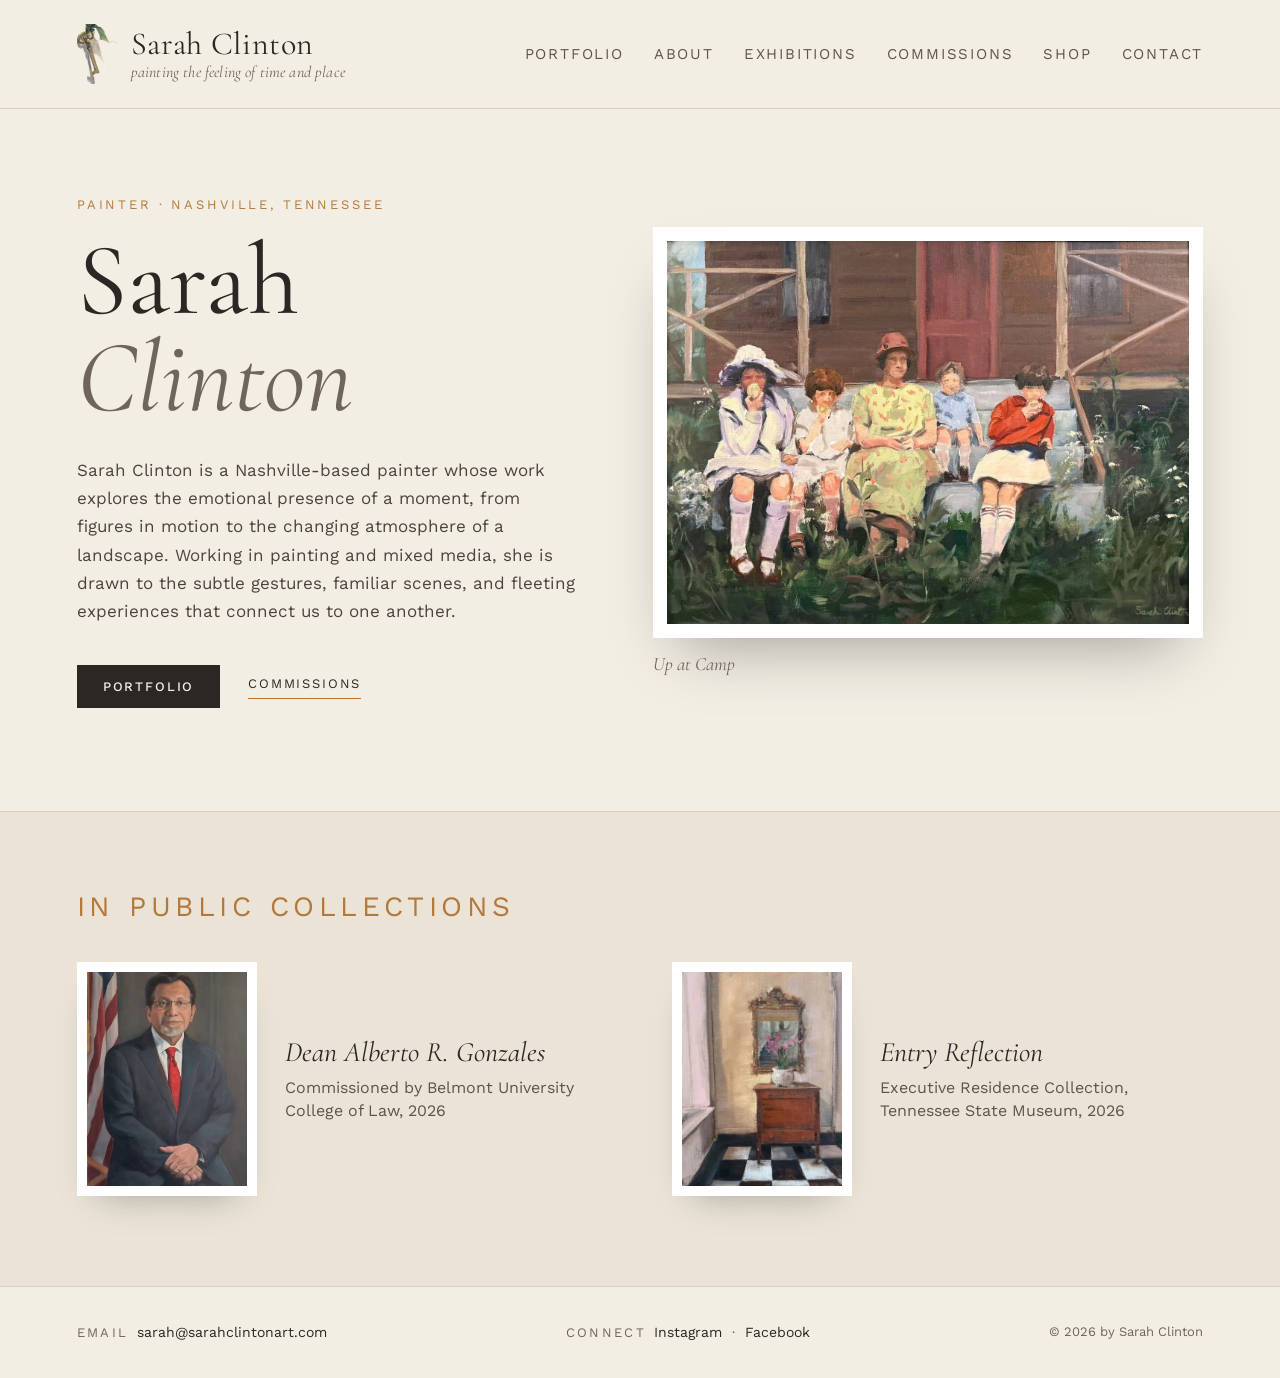
<file: index.html>
<!DOCTYPE html>
<html lang="en">
<head>
<meta charset="utf-8">
<meta name="viewport" content="width=device-width, initial-scale=1">
<title>Sarah Clinton | Nashville artist</title>
<meta name="description" content="Sarah Clinton is a Nashville-based painter whose work explores the emotional presence of a moment, from figures in motion to the changing atmosphere of a landscape. Working in painting and mixed media, she is drawn to the subtle gestures, familiar scenes, and fleeting experiences that connect us to one another.">
<link rel="preconnect" href="https://fonts.googleapis.com">
<link rel="preconnect" href="https://fonts.gstatic.com" crossorigin>
<link href="https://fonts.googleapis.com/css2?family=Cormorant+Garamond:ital,wght@0,400;0,500;1,400&family=Work+Sans:wght@400;500&display=swap" rel="stylesheet">
<link rel="stylesheet" href="css/site.css">
</head>
<body>
<header class="site">
  <a class="wordmark" href="index.html"><img class="key" src="images/key.png" alt="" width="40" height="60"><span class="wm"><span class="nm">Sarah Clinton</span><span class="tg">painting the feeling of time and place</span></span></a>
  <button class="menu-btn" aria-label="Menu" onclick="document.body.classList.toggle('menu-open')">Menu</button>
  <nav>
    <a href="portfolio.html">Portfolio</a>
    <a href="about.html">About</a>
    <a href="exhibitions.html">Exhibitions</a>
    <a href="commissions.html">Commissions</a>
    <a href="shop.html">Shop</a>
    <a href="contact.html">Contact</a>
  </nav>
</header>
<main>

<section class="hero">
  <div class="hero-text">
    <p class="eyebrow">Painter &middot; Nashville, Tennessee</p>
    <h1>Sarah<br><em>Clinton</em></h1>
    <p class="statement">Sarah Clinton is a Nashville-based painter whose work explores the emotional presence of a moment, from figures in motion to the changing atmosphere of a landscape. Working in painting and mixed media, she is drawn to the subtle gestures, familiar scenes, and fleeting experiences that connect us to one another.</p>
    <div class="cta">
      <a class="btn" href="portfolio.html">Portfolio</a>
      <a class="link" href="commissions.html">Commissions</a>
    </div>
  </div>
  <figure class="hero-art"><div class="frame"><img src="images/up-at-camp.jpg" alt="Up at Camp" width="1530" height="1124"></div>
    <figcaption><i>Up at Camp</i></figcaption></figure>
</section>
<section class="collections">
  <p class="eyebrow">In public collections</p>
  <div class="coll-grid">
    <a class="coll" href="portraits.html"><div class="frame"><img src="images/w-c5cbe7946c.jpg" alt="Portrait of Dean Alberto R. Gonzales" width="569" height="960" loading="lazy"></div><div><i>Dean Alberto R. Gonzales</i><small>Commissioned by Belmont University College of Law, 2026</small></div></a>
    <a class="coll" href="still-life.html"><div class="frame"><img src="images/w-43c0cead42.jpg" alt="Entry Reflection" width="718" height="960" loading="lazy"></div><div><i>Entry Reflection</i><small>Executive Residence Collection, Tennessee State Museum, 2026</small></div></a>
  </div>
</section>
</main>
<footer class="site">
  <div><span class="label">Email</span><a href="mailto:sarah@sarahclintonart.com">sarah@sarahclintonart.com</a></div>
  <div><span class="label">Connect</span><a href="https://www.instagram.com/sarahclintonart" target="_blank" rel="noopener">Instagram</a> &nbsp;&middot;&nbsp; <a href="https://www.facebook.com/sarahclintonart" target="_blank" rel="noopener">Facebook</a></div>
  <div class="copy">&copy; 2026 by Sarah Clinton</div>
</footer>

<script src="js/site.js"></script>

</body>
</html>
</file>
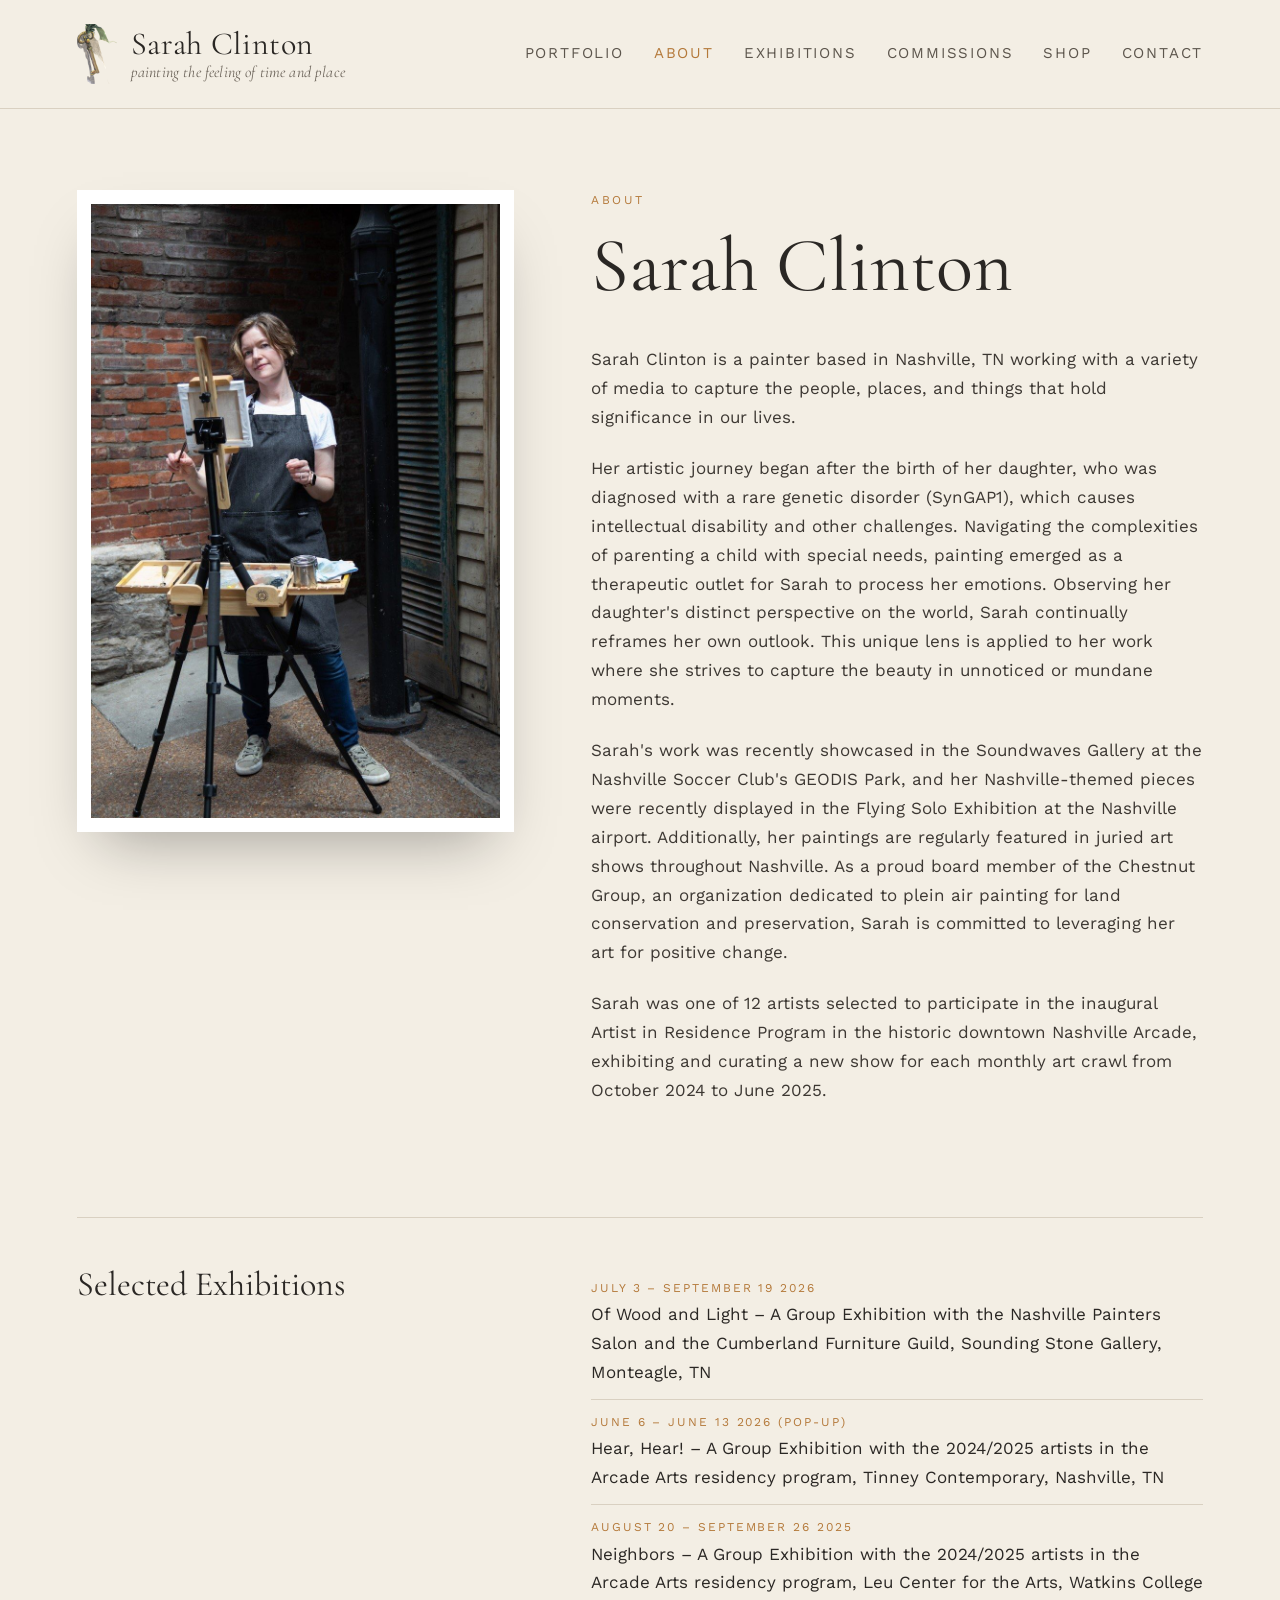
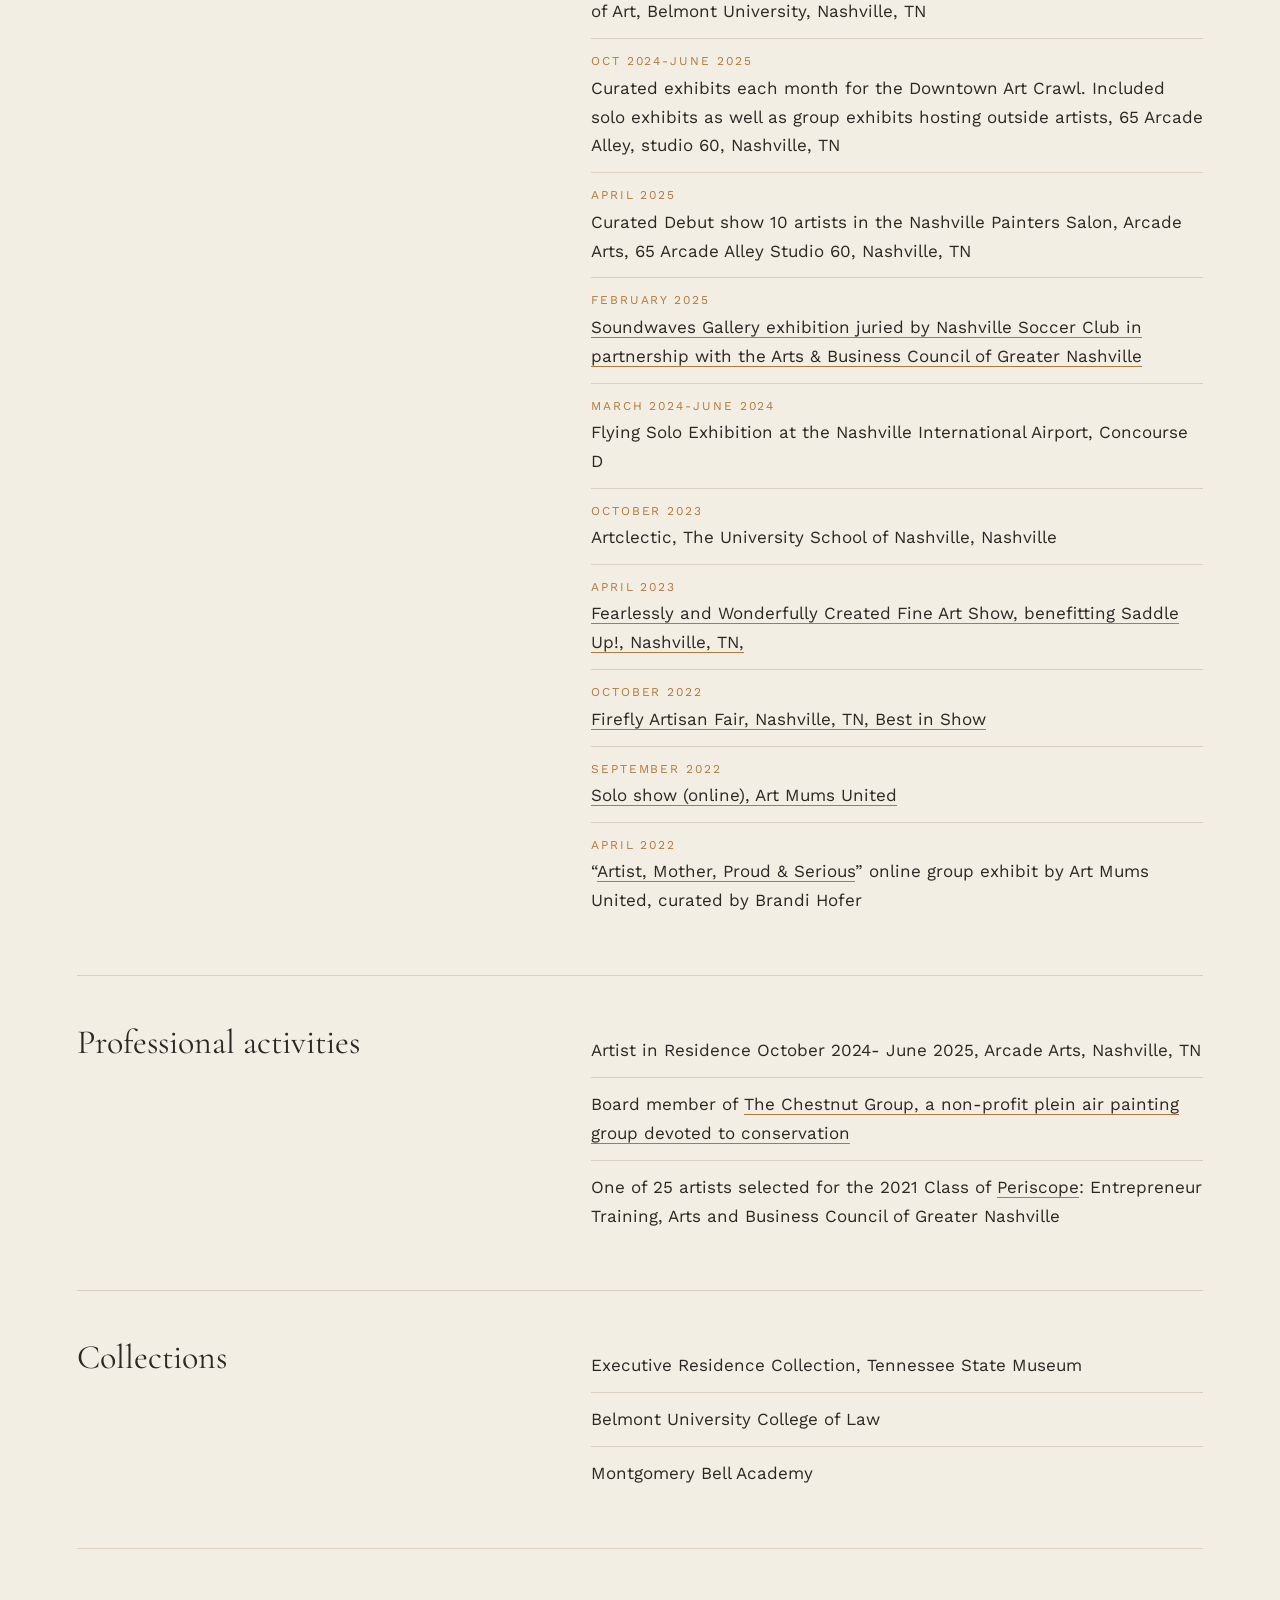
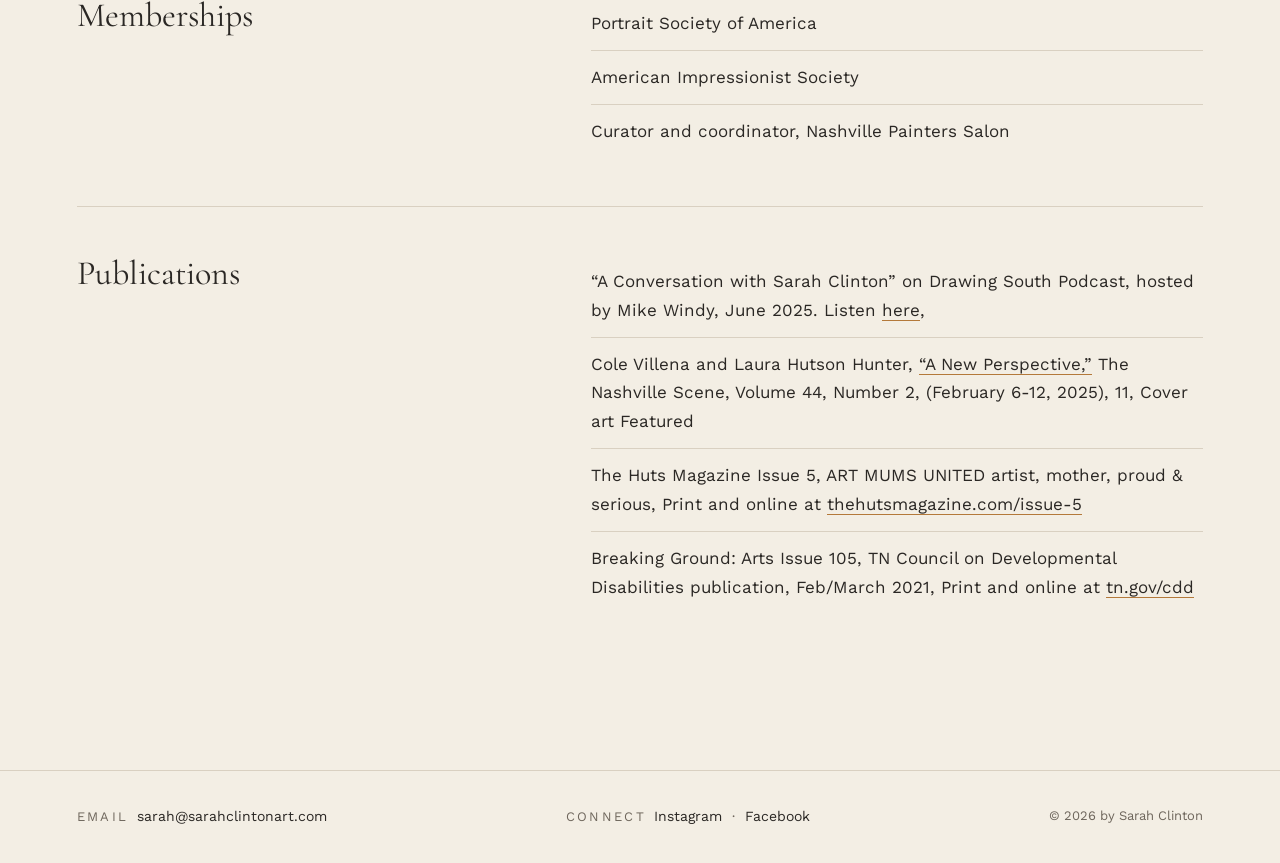
<file: about.html>
<!DOCTYPE html>
<html lang="en">
<head>
<meta charset="utf-8">
<meta name="viewport" content="width=device-width, initial-scale=1">
<title>About | Sarah Clinton</title>
<meta name="description" content="Sarah Clinton is a painter based in Nashville, TN.">
<link rel="preconnect" href="https://fonts.googleapis.com">
<link rel="preconnect" href="https://fonts.gstatic.com" crossorigin>
<link href="https://fonts.googleapis.com/css2?family=Cormorant+Garamond:ital,wght@0,400;0,500;1,400&family=Work+Sans:wght@400;500&display=swap" rel="stylesheet">
<link rel="stylesheet" href="css/site.css">
<style>
  :root {
    --bg: #F3EEE4; --ink: #2A2724; --muted: #6E665C; --accent: #B4793A;
    --rule: #D9D0C1; --frame: #FFFFFF;
    --display: "Cormorant Garamond", Georgia, serif;
    --body: "Work Sans", system-ui, sans-serif;
  }
  *, *::before, *::after { box-sizing: border-box; margin: 0; padding: 0; }
  body { background: var(--bg); color: var(--ink); font-family: var(--body); font-size: 17px; line-height: 1.7; }
  a { color: inherit; text-decoration: none; }


  .eyebrow { font-size: 12px; letter-spacing: .22em; text-transform: uppercase; color: var(--accent); margin-bottom: 18px; }
  h1 { font-family: var(--display); font-weight: 400; font-size: clamp(48px, 6vw, 84px); line-height: 1; margin-bottom: 40px; }

  .bio { display: grid; grid-template-columns: 5fr 7fr; gap: 6vw; padding: 9vh 6vw 10vh; align-items: start; }
  .portrait { position: sticky; top: 40px; }
  .portrait .frame { background: var(--frame); padding: 14px; box-shadow: 0 30px 60px -25px rgba(0,0,0,.35); }
  .portrait img { display: block; width: 100%; height: auto; }
  .bio-text p { max-width: 36em; margin-bottom: 1.3em; color: #3d3833; }
  .bio-text p.eyebrow { color: var(--accent); margin-bottom: 18px; }
  .bio-text p.lead { font-family: var(--display); font-size: 27px; line-height: 1.35; color: var(--ink); }

  .record { padding: 0 6vw 12vh; }
  .record section { display: grid; grid-template-columns: 5fr 7fr; gap: 6vw; border-top: 1px solid var(--rule); padding: 48px 0; }
  .record h2 { font-family: var(--display); font-weight: 400; font-size: 34px; line-height: 1.1; }
  .record ul { list-style: none; }
  .record li { padding: 12px 0; border-bottom: 1px solid var(--rule); }
  .record li:last-child { border-bottom: none; }
  .when { display: block; font-size: 12px; letter-spacing: .16em; text-transform: uppercase; color: var(--accent); margin-bottom: 2px; }
  .record a { border-bottom: 1px solid var(--accent); }
  .record a:hover { color: var(--accent); }


  @media (max-width: 800px) {
    .bio, .record section { grid-template-columns: 1fr; }
    .portrait { position: static; max-width: 420px; }
  }
</style>
</head>
<body>
<header class="site">
  <a class="wordmark" href="index.html"><img class="key" src="images/key.png" alt="" width="40" height="60"><span class="wm"><span class="nm">Sarah Clinton</span><span class="tg">painting the feeling of time and place</span></span></a>
  <button class="menu-btn" aria-label="Menu" onclick="document.body.classList.toggle('menu-open')">Menu</button>
  <nav>
    <a href="portfolio.html">Portfolio</a>
    <a class="here" href="about.html">About</a>
    <a href="exhibitions.html">Exhibitions</a>
    <a href="commissions.html">Commissions</a>
    <a href="shop.html">Shop</a>
    <a href="contact.html">Contact</a>
  </nav>
</header>

<main>
  <section class="bio">
    <figure class="portrait">
      <div class="frame"><img src="images/sarah-clinton-painting.jpg" alt="Sarah Clinton painting at her easel" width="854" height="1280"></div>
    </figure>
    <div class="bio-text">
      <p class="eyebrow">About</p>
      <h1>Sarah Clinton</h1>
      <p>Sarah Clinton is a painter based in Nashville, TN working with a variety of media to capture the people, places, and things that hold significance in our lives.</p>
      <p>Her artistic journey began after the birth of her daughter, who was diagnosed with a rare genetic disorder (SynGAP1), which causes intellectual disability and other challenges. Navigating the complexities of parenting a child with special needs, painting emerged as a therapeutic outlet for Sarah to process her emotions. Observing her daughter's distinct perspective on the world, Sarah continually reframes her own outlook. This unique lens is applied to her work where she strives to capture the beauty in unnoticed or mundane moments.</p>
      <p>Sarah's work was recently showcased in the Soundwaves Gallery at the Nashville Soccer Club's GEODIS Park, and her Nashville-themed pieces were recently displayed in the Flying Solo Exhibition at the Nashville airport. Additionally, her paintings are regularly featured in juried art shows throughout Nashville. As a proud board member of the Chestnut Group, an organization dedicated to plein air painting for land conservation and preservation, Sarah is committed to leveraging her art for positive change.</p>
      <p>Sarah was one of 12 artists selected to participate in the inaugural Artist in Residence Program in the historic downtown Nashville Arcade, exhibiting and curating a new show for each monthly art crawl from October 2024 to June 2025.</p>
    </div>
  </section>

  <div class="record">
    <section>
      <h2>Selected Exhibitions</h2>
      <ul>
        <li><span class="when">July 3 &ndash; September 19 2026</span>Of Wood and Light &ndash; A Group Exhibition with the Nashville Painters Salon and the Cumberland Furniture Guild, Sounding Stone Gallery, Monteagle, TN</li>
        <li><span class="when">June 6 &ndash; June 13 2026 (pop-up)</span>Hear, Hear! &ndash; A Group Exhibition with the 2024/2025 artists in the Arcade Arts residency program, Tinney Contemporary, Nashville, TN</li>
        <li><span class="when">August 20 &ndash; September 26 2025</span>Neighbors &ndash; A Group Exhibition with the 2024/2025 artists in the Arcade Arts residency program, Leu Center for the Arts, Watkins College of Art, Belmont University, Nashville, TN</li>
        <li><span class="when">Oct 2024-June 2025</span>Curated exhibits each month for the Downtown Art Crawl. Included solo exhibits as well as group exhibits hosting outside artists, 65 Arcade Alley, studio 60, Nashville, TN</li>
        <li><span class="when">April 2025</span>Curated Debut show 10 artists in the Nashville Painters Salon, Arcade Arts, 65 Arcade Alley Studio 60, Nashville, TN</li>
        <li><span class="when">February 2025</span><a href="https://www.nashvillesc.com/geodispark/art/soundwaves" target="_blank" rel="noopener">Soundwaves Gallery exhibition juried by Nashville Soccer Club in partnership with the Arts &amp; Business Council of Greater Nashville</a></li>
        <li><span class="when">March 2024-June 2024</span>Flying Solo Exhibition at the Nashville International Airport, Concourse D</li>
        <li><span class="when">October 2023</span>Artclectic, The University School of Nashville, Nashville</li>
        <li><span class="when">April 2023</span><a href="https://www.artmumsunited.com/sarahclinton" target="_blank" rel="noopener">Fearlessly and Wonderfully Created Fine Art Show, benefitting Saddle Up!, Nashville, TN,</a></li>
        <li><span class="when">October 2022</span><a href="https://www.artmumsunited.com/sarahclinton" target="_blank" rel="noopener">Firefly Artisan Fair, Nashville, TN, Best in Show</a></li>
        <li><span class="when">September 2022</span><a href="https://www.artmumsunited.com/sarahclinton" target="_blank" rel="noopener">Solo show (online), Art Mums United</a></li>
        <li><span class="when">April 2022</span>&ldquo;<a href="https://www.artmumsunited.com/artistmotherexhibit" target="_blank" rel="noopener">Artist, Mother, Proud &amp; Serious</a>&rdquo; online group exhibit by Art Mums United, curated by Brandi Hofer</li>
      </ul>
    </section>

    <section>
      <h2>Professional activities</h2>
      <ul>
        <li>Artist in Residence October 2024- June 2025, Arcade Arts, Nashville, TN</li>
        <li>Board member of <a href="https://chestnutgroup.org/" target="_blank" rel="noopener">The Chestnut Group, a non-profit plein air painting group devoted to conservation</a></li>
        <li>One of 25 artists selected for the 2021 Class of <a href="https://www.youtube.com/watch?v=MNLySxNO3VE&amp;list=PL1G6afoTssWhYtG0hW1EjeULPOohemWJ3&amp;index=8" target="_blank" rel="noopener">Periscope</a>: Entrepreneur Training, Arts and Business Council of Greater Nashville</li>
      </ul>
    </section>

    <section>
      <h2>Collections</h2>
      <ul>
        <li>Executive Residence Collection, Tennessee State Museum</li>
        <li>Belmont University College of Law</li>
        <li>Montgomery Bell Academy</li>
      </ul>
    </section>

    <section>
      <h2>Memberships</h2>
      <ul>
        <li>Portrait Society of America</li>
        <li>American Impressionist Society</li>
        <li>Curator and coordinator, Nashville Painters Salon</li>
      </ul>
    </section>

    <section>
      <h2>Publications</h2>
      <ul>
        <li>&ldquo;A Conversation with Sarah Clinton&rdquo; on Drawing South Podcast, hosted by Mike Windy, June 2025. Listen <a href="https://open.spotify.com/episode/1DT7kyPiIOtFQ2h3fJo6Qb" target="_blank" rel="noopener">here</a>,</li>
        <li>Cole Villena and Laura Hutson Hunter, <a href="https://www.nashvillescene.com/cover-2-6-25-jpg/image_6358e6a0-e27f-11ef-97e9-dfa5cc65e77a.html" target="_blank" rel="noopener">&ldquo;A New Perspective,&rdquo;</a> The Nashville Scene, Volume 44, Number 2, (February 6-12, 2025), 11, Cover art Featured</li>
        <li>The Huts Magazine Issue 5, ART MUMS UNITED artist, mother, proud &amp; serious, Print and online at <a href="https://thehutsmagazine.com/issue-5" target="_blank" rel="noopener">thehutsmagazine.com/issue-5</a></li>
        <li>Breaking Ground: Arts Issue 105, TN Council on Developmental Disabilities publication, Feb/March 2021, Print and online at <a href="https://www.tn.gov/cdd/projects-and-initiatives/public-awareness/breaking-ground.html" target="_blank" rel="noopener">tn.gov/cdd</a></li>
      </ul>
    </section>
  </div>
</main>

<footer class="site">
  <div><span class="label">Email</span><a href="mailto:sarah@sarahclintonart.com">sarah@sarahclintonart.com</a></div>
  <div><span class="label">Connect</span><a href="https://www.instagram.com/sarahclintonart" target="_blank" rel="noopener">Instagram</a> &nbsp;&middot;&nbsp; <a href="https://www.facebook.com/sarahclintonart" target="_blank" rel="noopener">Facebook</a></div>
  <div class="copy">&copy; 2026 by Sarah Clinton</div>
</footer>
</body>
</html>
</file>
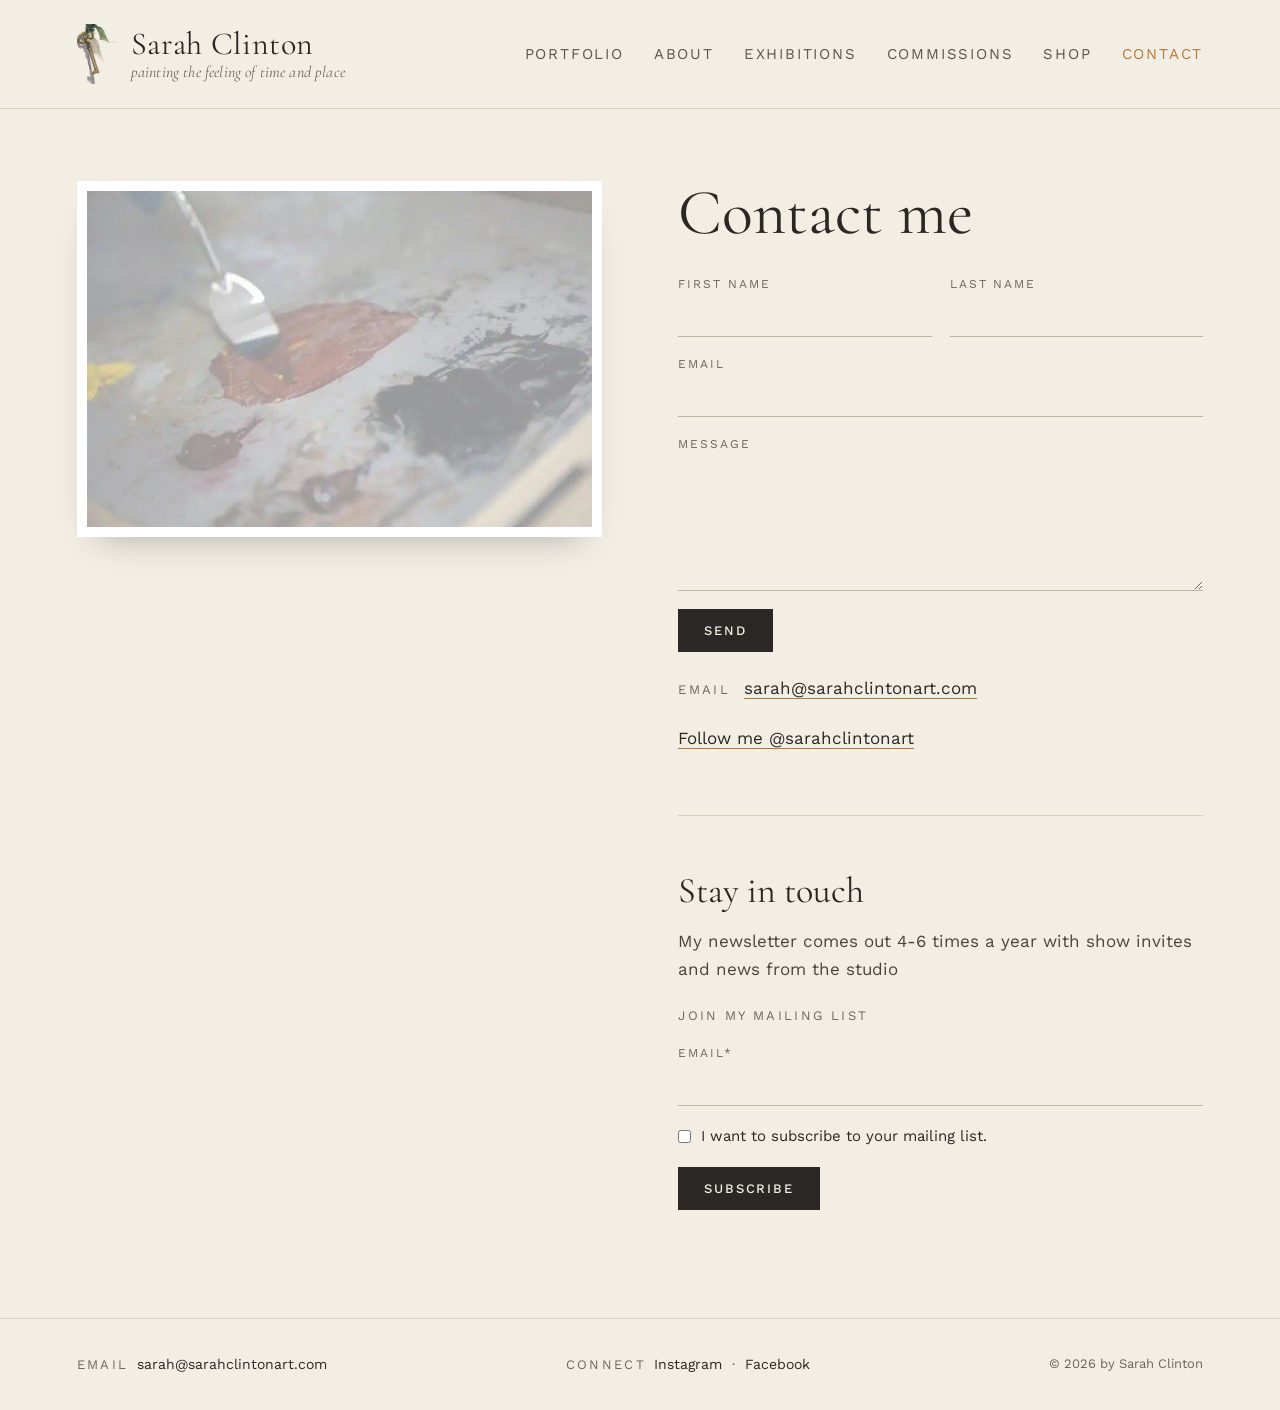
<file: contact.html>
<!DOCTYPE html>
<html lang="en">
<head>
<meta charset="utf-8">
<meta name="viewport" content="width=device-width, initial-scale=1">
<title>Contact | Sarah Clinton</title>
<meta name="description" content="painting the feeling of time and place">
<link rel="preconnect" href="https://fonts.googleapis.com">
<link rel="preconnect" href="https://fonts.gstatic.com" crossorigin>
<link href="https://fonts.googleapis.com/css2?family=Cormorant+Garamond:ital,wght@0,400;0,500;1,400&family=Work+Sans:wght@400;500&display=swap" rel="stylesheet">
<link rel="stylesheet" href="css/site.css">
</head>
<body>
<header class="site">
  <a class="wordmark" href="index.html"><img class="key" src="images/key.png" alt="" width="40" height="60"><span class="wm"><span class="nm">Sarah Clinton</span><span class="tg">painting the feeling of time and place</span></span></a>
  <button class="menu-btn" aria-label="Menu" onclick="document.body.classList.toggle('menu-open')">Menu</button>
  <nav>
    <a href="portfolio.html">Portfolio</a>
    <a href="about.html">About</a>
    <a href="exhibitions.html">Exhibitions</a>
    <a href="commissions.html">Commissions</a>
    <a href="shop.html">Shop</a>
    <a class="here" href="contact.html">Contact</a>
  </nav>
</header>
<main>

<section class="contact">
  <figure class="contact-art"><div class="frame"><img src="images/w-af631ab209.jpg" alt="Painting by Sarah Clinton" width="800" height="533"></div></figure>
  <div class="contact-body">
    <h1>Contact me</h1>
    <form id="contact-form" class="form">
      <div class="row2">
        <label>First Name<input name="first" type="text" autocomplete="given-name"></label>
        <label>Last Name<input name="last" type="text" autocomplete="family-name"></label>
      </div>
      <label>Email<input name="email" type="email" required autocomplete="email"></label>
      <label>Message<textarea name="message" rows="6"></textarea></label>
      <button class="btn" type="submit">Send</button>
    </form>
    <p class="direct"><span class="label">Email</span> <a href="mailto:sarah@sarahclintonart.com">sarah@sarahclintonart.com</a></p>
    <p class="direct"><a href="https://www.instagram.com/sarahclintonart" target="_blank" rel="noopener">Follow me @sarahclintonart</a></p>

    <div class="newsletter">
      <h2>Stay in touch</h2>
      <p>My newsletter comes out 4-6 times a year with show invites and news from the studio</p>
      <form id="news-form" class="form">
        <p class="label">Join my mailing list</p>
        <label>Email*<input name="email" type="email" required autocomplete="email"></label>
        <label class="check"><input name="ok" type="checkbox" required> I want to subscribe to your mailing list.</label>
        <button class="btn" type="submit">Subscribe</button>
      </form>
    </div>
  </div>
</section>
</main>
<footer class="site">
  <div><span class="label">Email</span><a href="mailto:sarah@sarahclintonart.com">sarah@sarahclintonart.com</a></div>
  <div><span class="label">Connect</span><a href="https://www.instagram.com/sarahclintonart" target="_blank" rel="noopener">Instagram</a> &nbsp;&middot;&nbsp; <a href="https://www.facebook.com/sarahclintonart" target="_blank" rel="noopener">Facebook</a></div>
  <div class="copy">&copy; 2026 by Sarah Clinton</div>
</footer>

<script src="js/site.js"></script>
<script>
  // Static site: these forms open the visitor's email app with the message filled in.
  const TO = 'sarah@sarahclintonart.com';
  document.getElementById('contact-form').addEventListener('submit', ev => {
    ev.preventDefault(); const f = ev.target;
    const name = (f.first.value + ' ' + f.last.value).trim();
    const body = f.message.value + '\n\n' + name + '\n' + f.email.value;
    location.href = 'mailto:' + TO + '?subject=' + encodeURIComponent('Website message' + (name ? ' from ' + name : '')) + '&body=' + encodeURIComponent(body);
  });
  document.getElementById('news-form').addEventListener('submit', ev => {
    ev.preventDefault(); const f = ev.target;
    location.href = 'mailto:' + TO + '?subject=' + encodeURIComponent('Please add me to your mailing list') + '&body=' + encodeURIComponent('Please add ' + f.email.value + ' to your mailing list.');
  });
</script>
</body>
</html>
</file>
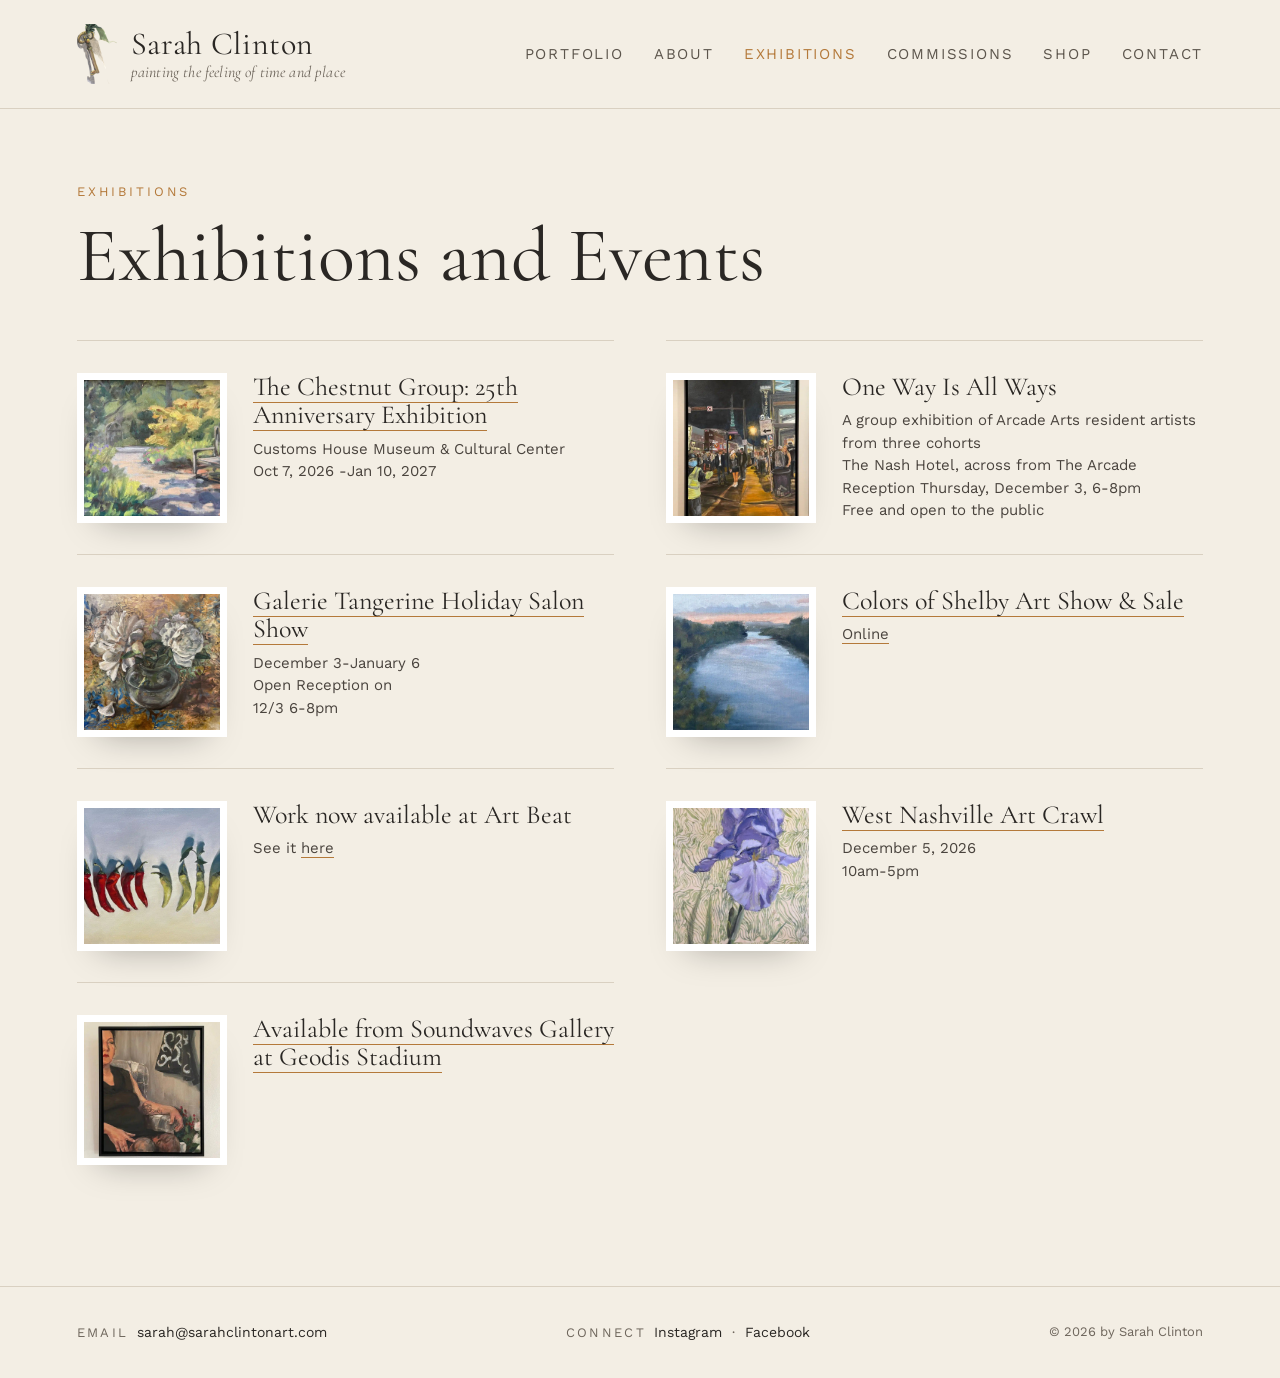
<file: exhibitions.html>
<!DOCTYPE html>
<html lang="en">
<head>
<meta charset="utf-8">
<meta name="viewport" content="width=device-width, initial-scale=1">
<title>Exhibitions and Events | Sarah Clinton</title>
<meta name="description" content="painting the feeling of time and place">
<link rel="preconnect" href="https://fonts.googleapis.com">
<link rel="preconnect" href="https://fonts.gstatic.com" crossorigin>
<link href="https://fonts.googleapis.com/css2?family=Cormorant+Garamond:ital,wght@0,400;0,500;1,400&family=Work+Sans:wght@400;500&display=swap" rel="stylesheet">
<link rel="stylesheet" href="css/site.css">
</head>
<body>
<header class="site">
  <a class="wordmark" href="index.html"><img class="key" src="images/key.png" alt="" width="40" height="60"><span class="wm"><span class="nm">Sarah Clinton</span><span class="tg">painting the feeling of time and place</span></span></a>
  <button class="menu-btn" aria-label="Menu" onclick="document.body.classList.toggle('menu-open')">Menu</button>
  <nav>
    <a href="portfolio.html">Portfolio</a>
    <a href="about.html">About</a>
    <a class="here" href="exhibitions.html">Exhibitions</a>
    <a href="commissions.html">Commissions</a>
    <a href="shop.html">Shop</a>
    <a href="contact.html">Contact</a>
  </nav>
</header>
<main>

<section class="page-head">
  <p class="eyebrow">Exhibitions</p>
  <h1>Exhibitions and Events</h1>
</section>
<div class="events">
  <article class="event"><figure class="frame"><img src="images/w-4396a3131b.jpg" alt="Cheekwood Bench" width="960" height="711" loading="lazy"></figure><div class="event-text"><h2><a href="https://customshousemuseum.org/exhibitions/the-chestnut-group-25th-anniversary-exhibition/" target="_blank" rel="noopener">The Chestnut Group: 25th Anniversary Exhibition</a></h2><p>Customs House Museum &amp; Cultural Center</p><p>Oct 7, 2026 -Jan 10, 2027</p></div></article>
  <article class="event flip"><figure class="frame"><img src="images/w-547103446b.jpg" alt="One Way, acrylic and mixed media on canvas" width="757" height="960" loading="lazy"></figure><div class="event-text"><h2>One Way Is All Ways</h2><p>A group exhibition of Arcade Arts resident artists from three cohorts</p><p>The Nash Hotel, across from The Arcade</p><p>Reception Thursday, December 3, 6-8pm</p><p>Free and open to the public</p></div></article>
  <article class="event"><figure class="frame"><img src="images/peony-3-thumb.jpg" alt="Peony 3" width="700" height="700" loading="lazy"></figure><div class="event-text"><h2><a href="https://galerietangerine.com/holidaysalonshow" target="_blank" rel="noopener">Galerie Tangerine Holiday Salon Show</a></h2><p>December 3-January 6</p><p>Open Reception on</p><p>12/3 6-8pm</p></div></article>
  <article class="event flip"><figure class="frame"><img src="images/w-95d1430299.jpg" alt="End of Day Optimism" width="960" height="726" loading="lazy"></figure><div class="event-text"><h2><a href="https://www.chestnutgroup.org/colors-of-shelby-art-sale" target="_blank" rel="noopener">Colors of Shelby Art Show &amp; Sale</a></h2><p><a href="https://www.chestnutgroup.org/colors-of-shelby-art-sale" target="_blank" rel="noopener">Online</a></p></div></article>
  <article class="event"><figure class="frame"><img src="images/w-d18f25941c.jpg" alt="Painting available at Art Beat" width="960" height="760" loading="lazy"></figure><div class="event-text"><h2>Work now available at Art Beat</h2><p>See it <a href="https://www.artbeatnashville.com/collections/sarahclinton" target="_blank" rel="noopener">here</a></p></div></article>
  <article class="event flip"><figure class="frame"><img src="images/w-751060091e.jpg" alt="Iris Portrait" width="720" height="960" loading="lazy"></figure><div class="event-text"><h2><a href="https://www.westnashvilleartcrawl.com/" target="_blank" rel="noopener">West Nashville Art Crawl</a></h2><p>December 5, 2026</p><p>10am-5pm</p></div></article>
  <article class="event"><figure class="frame"><img src="images/w-b2b2589c26.jpg" alt="Loyalty, framed" width="719" height="960" loading="lazy"></figure><div class="event-text"><h2><a href="https://abcnashville.org/product/loyalty/" target="_blank" rel="noopener">Available from Soundwaves Gallery at Geodis Stadium</a></h2></div></article>
</div>
</main>
<footer class="site">
  <div><span class="label">Email</span><a href="mailto:sarah@sarahclintonart.com">sarah@sarahclintonart.com</a></div>
  <div><span class="label">Connect</span><a href="https://www.instagram.com/sarahclintonart" target="_blank" rel="noopener">Instagram</a> &nbsp;&middot;&nbsp; <a href="https://www.facebook.com/sarahclintonart" target="_blank" rel="noopener">Facebook</a></div>
  <div class="copy">&copy; 2026 by Sarah Clinton</div>
</footer>

<script src="js/site.js"></script>

</body>
</html>
</file>
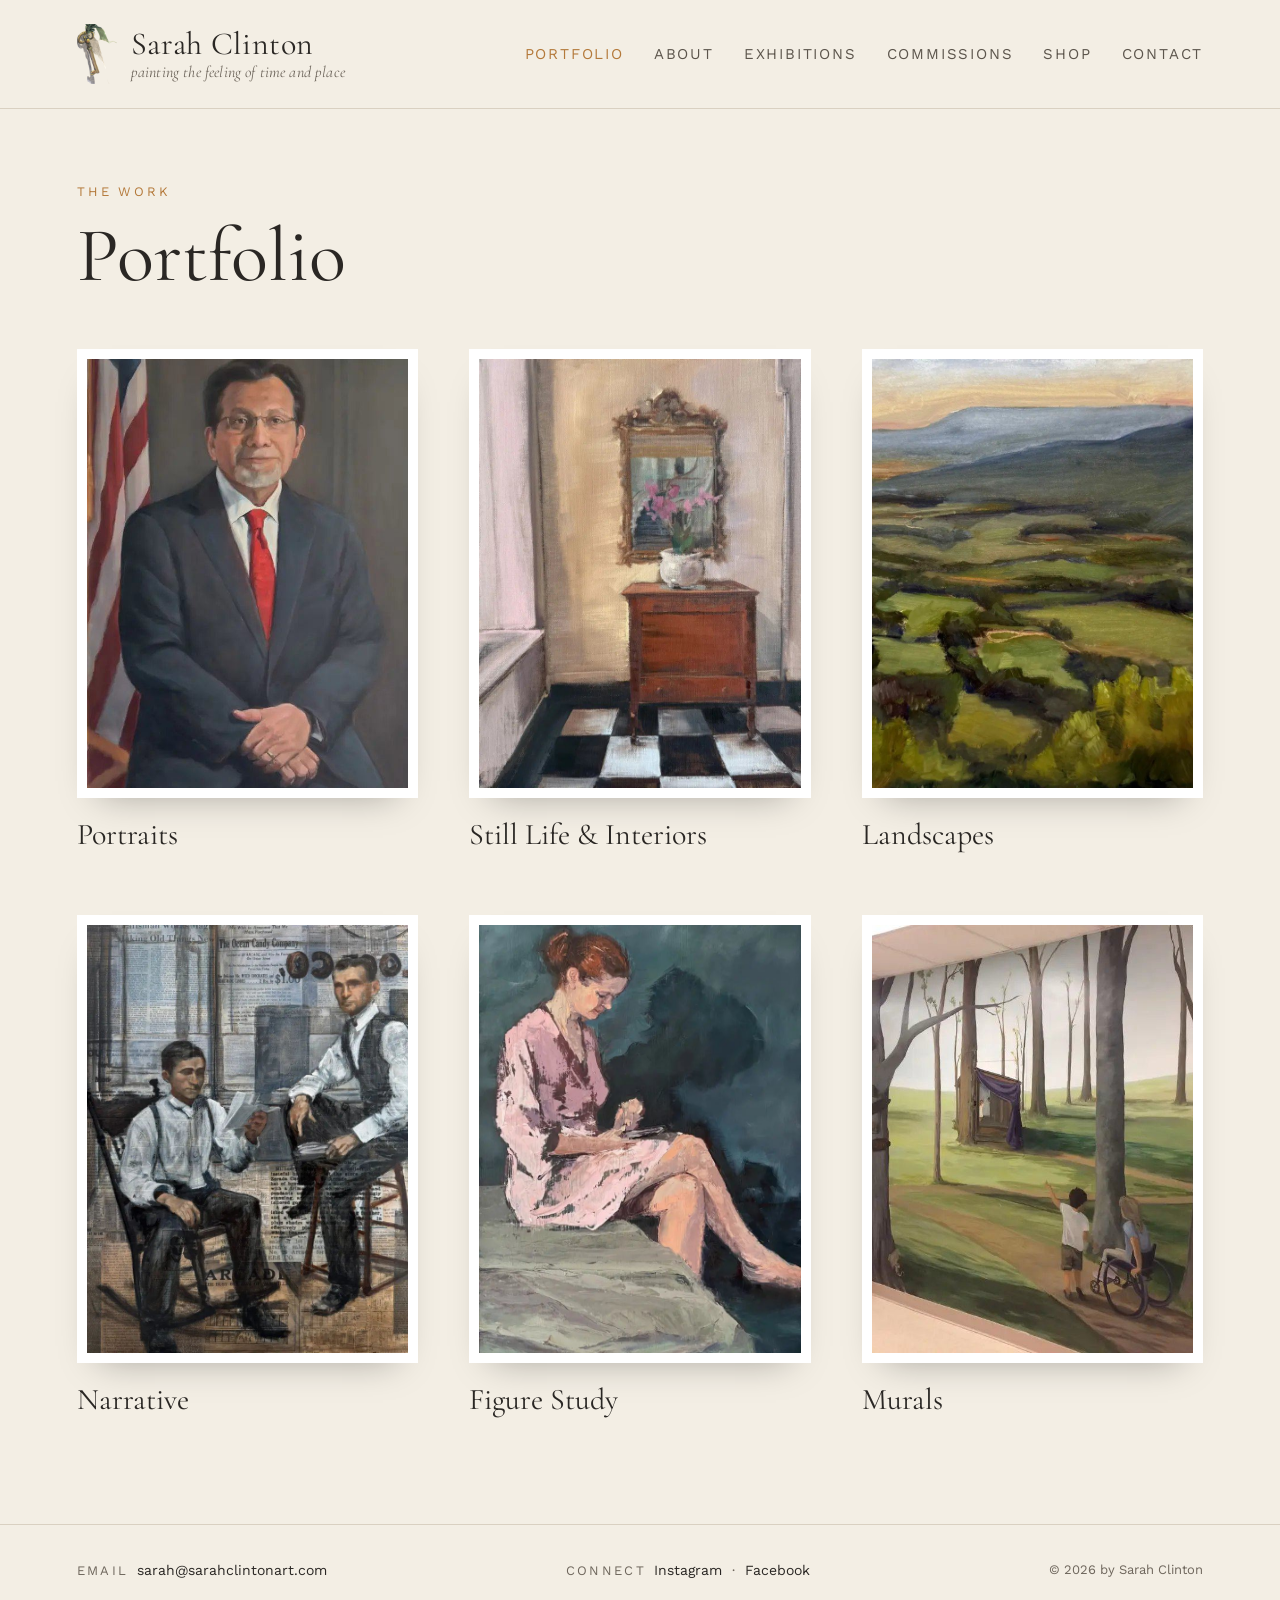
<file: portfolio.html>
<!DOCTYPE html>
<html lang="en">
<head>
<meta charset="utf-8">
<meta name="viewport" content="width=device-width, initial-scale=1">
<title>Portfolio | Sarah Clinton</title>
<meta name="description" content="painting the feeling of time and place">
<link rel="preconnect" href="https://fonts.googleapis.com">
<link rel="preconnect" href="https://fonts.gstatic.com" crossorigin>
<link href="https://fonts.googleapis.com/css2?family=Cormorant+Garamond:ital,wght@0,400;0,500;1,400&family=Work+Sans:wght@400;500&display=swap" rel="stylesheet">
<link rel="stylesheet" href="css/site.css">
</head>
<body>
<header class="site">
  <a class="wordmark" href="index.html"><img class="key" src="images/key.png" alt="" width="40" height="60"><span class="wm"><span class="nm">Sarah Clinton</span><span class="tg">painting the feeling of time and place</span></span></a>
  <button class="menu-btn" aria-label="Menu" onclick="document.body.classList.toggle('menu-open')">Menu</button>
  <nav>
    <a class="here" href="portfolio.html">Portfolio</a>
    <a href="about.html">About</a>
    <a href="exhibitions.html">Exhibitions</a>
    <a href="commissions.html">Commissions</a>
    <a href="shop.html">Shop</a>
    <a href="contact.html">Contact</a>
  </nav>
</header>
<main>

<section class="page-head">
  <p class="eyebrow">The work</p>
  <h1>Portfolio</h1>
</section>
<div class="cards">
  <a class="card" href="portraits.html">
    <div class="frame"><img src="images/w-c5cbe7946c.jpg" alt="Portrait of Dean Alberto R. Gonzales" width="569" height="960" loading="lazy"></div>
    <h2>Portraits</h2>
    
  </a>
  <a class="card" href="still-life.html">
    <div class="frame"><img src="images/w-43c0cead42.jpg" alt="Entry Reflection" width="718" height="960" loading="lazy"></div>
    <h2>Still Life &amp; Interiors</h2>
    
  </a>
  <a class="card" href="landscapes.html">
    <div class="frame"><img src="images/w-2351c23871.jpg" alt="Green&#x27;s View in the morning light" width="948" height="960" loading="lazy"></div>
    <h2>Landscapes</h2>
    
  </a>
  <a class="card" href="narrative.html">
    <div class="frame"><img src="images/w-fad52b8b49.jpg" alt="Locked in the Layers" width="792" height="960" loading="lazy"></div>
    <h2>Narrative</h2>
    
  </a>
  <a class="card" href="figure-studies.html">
    <div class="frame"><img src="images/w-f89c6a7e4c.jpg" alt="Figure study" width="666" height="960" loading="lazy"></div>
    <h2>Figure Study</h2>
    
  </a>
  <a class="card" href="murals.html">
    <div class="frame"><img src="images/w-1cc7d14c36.jpg" alt="Susan Gray School mural" width="960" height="720" loading="lazy"></div>
    <h2>Murals</h2>
    
  </a>
</div>
</main>
<footer class="site">
  <div><span class="label">Email</span><a href="mailto:sarah@sarahclintonart.com">sarah@sarahclintonart.com</a></div>
  <div><span class="label">Connect</span><a href="https://www.instagram.com/sarahclintonart" target="_blank" rel="noopener">Instagram</a> &nbsp;&middot;&nbsp; <a href="https://www.facebook.com/sarahclintonart" target="_blank" rel="noopener">Facebook</a></div>
  <div class="copy">&copy; 2026 by Sarah Clinton</div>
</footer>

<script src="js/site.js"></script>

</body>
</html>
</file>
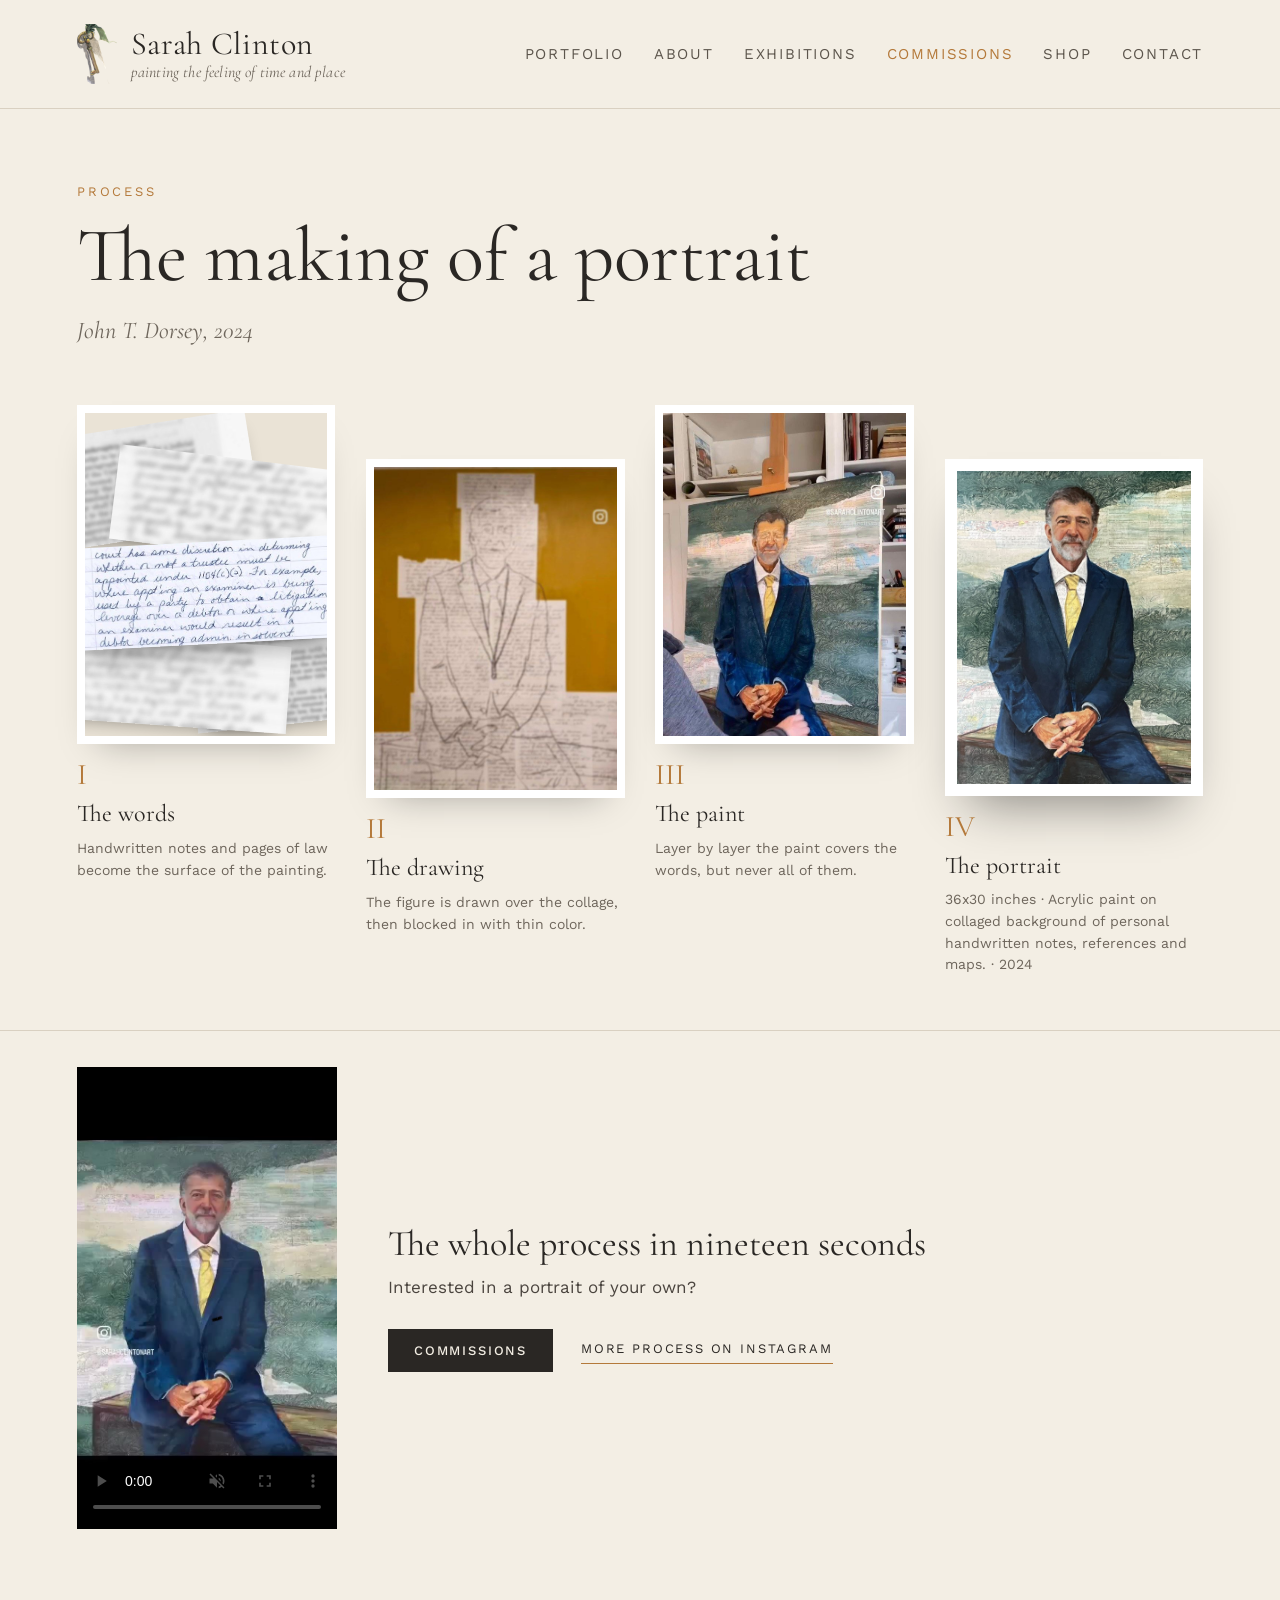
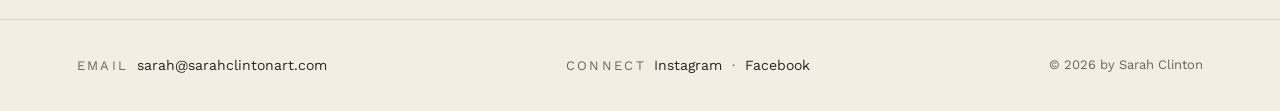
<file: process.html>
<!DOCTYPE html>
<html lang="en">
<head>
<meta charset="utf-8">
<meta name="viewport" content="width=device-width, initial-scale=1">
<title>Process | Sarah Clinton</title>
<meta name="description" content="How a portrait comes together, from the first words to the finished painting.">
<link rel="preconnect" href="https://fonts.googleapis.com">
<link rel="preconnect" href="https://fonts.gstatic.com" crossorigin>
<link href="https://fonts.googleapis.com/css2?family=Cormorant+Garamond:ital,wght@0,400;0,500;1,400&family=Work+Sans:wght@400;500&display=swap" rel="stylesheet">
<link rel="stylesheet" href="css/site.css">
<style>
  .story { display: grid; grid-template-columns: repeat(4, 1fr); gap: 2.4vw; padding: 2vh 6vw 6vh; align-items: start; }
  .step img { width: 100%; aspect-ratio: 3/4; object-fit: cover; }
  .step .frame { padding: 8px; }
  .step:nth-child(even) { margin-top: 6vh; }
  .step .num { display: block; margin-top: 16px; font-family: var(--display); font-size: 30px; line-height: 1; color: var(--accent); }
  .step h2 { font-family: var(--display); font-weight: 400; font-size: 24px; margin-top: 4px; }
  .step p { font-size: 14px; color: var(--muted); line-height: 1.55; margin-top: 4px; }
  .step.words .paper { aspect-ratio: 3/4; display: flex; align-items: center; justify-content: center; background: var(--paper); }
  .pile { position: relative; overflow: hidden; }
  .pile img { position: absolute; aspect-ratio: auto; max-width: none; box-shadow: 0 10px 20px -12px rgba(0,0,0,.45); }
  .pile .p1 { width: 78%; left: -8%;  top: 3%;  transform: rotate(-9deg); }
  .pile .p2 { width: 96%; left: 12%;  top: 14%; transform: rotate(7deg); }
  .pile .p3 { width: 62%; left: 44%;  top: 62%; transform: rotate(-6deg); }
  .pile .p4 { width: 96%; left: -12%; top: 70%; transform: rotate(4deg); }
  .pile .p5 { width: 110%; left: -5%; top: 40%; transform: rotate(-3deg); box-shadow: 0 16px 28px -14px rgba(0,0,0,.5); }
  .step.portrait-final .frame { padding: 12px; box-shadow: 0 30px 50px -24px rgba(0,0,0,.45); }
  .film { display: grid; grid-template-columns: auto 1fr; gap: 4vw; align-items: center; padding: 4vh 6vw 10vh; border-top: 1px solid var(--rule); }
  .film video { width: 260px; aspect-ratio: 9/16; object-fit: cover; background: #000; }
  .film h2 { font-family: var(--display); font-weight: 400; font-size: 36px; line-height: 1.1; }
  .film p { margin-top: 10px; color: #4a443e; max-width: 30em; }
  .film .cta { margin-top: 28px; }
  @media (max-width: 1000px) { .story { grid-template-columns: repeat(2, 1fr); } .step:nth-child(even) { margin-top: 0; } }
  @media (max-width: 600px) { .story, .film { grid-template-columns: 1fr; } .film video { width: 100%; } }
</style>
</head>
<body>
<header class="site">
  <a class="wordmark" href="index.html"><img class="key" src="images/key.png" alt="" width="40" height="60"><span class="wm"><span class="nm">Sarah Clinton</span><span class="tg">painting the feeling of time and place</span></span></a>
  <button class="menu-btn" aria-label="Menu" onclick="document.body.classList.toggle('menu-open')">Menu</button>
  <nav>
    <a href="portfolio.html">Portfolio</a>
    <a href="about.html">About</a>
    <a href="exhibitions.html">Exhibitions</a>
    <a class="here" href="commissions.html">Commissions</a>
    <a href="shop.html">Shop</a>
    <a href="contact.html">Contact</a>
  </nav>
</header>
<main>
<section class="page-head">
  <p class="eyebrow">Process</p>
  <h1>The making of a portrait</h1>
  <p class="lede">John T. Dorsey, 2024</p>
</section>

<div class="story">
  <figure class="step words">
    <div class="frame"><div class="paper pile">
      <img class="p1" src="images/frag-4.jpg" alt="">
      <img class="p2" src="images/frag-2.jpg" alt="">
      <img class="p3" src="images/frag-5.jpg" alt="">
      <img class="p4" src="images/frag-3.jpg" alt="">
      <img class="p5" src="images/scrap.jpg" alt="A scrap of handwritten notes on top of a pile of notes and law pages">
    </div></div>
    <span class="num">I</span><h2>The words</h2>
    <p>Handwritten notes and pages of law become the surface of the painting.</p>
  </figure>
  <figure class="step">
    <div class="frame"><img src="images/drawing.jpg" alt="The figure drawn over the collaged pages"></div>
    <span class="num">II</span><h2>The drawing</h2>
    <p>The figure is drawn over the collage, then blocked in with thin color.</p>
  </figure>
  <figure class="step">
    <div class="frame"><img src="images/at-the-easel.jpg" alt="Painting the portrait at the easel" style="object-position: center 30%"></div>
    <span class="num">III</span><h2>The paint</h2>
    <p>Layer by layer the paint covers the words, but never all of them.</p>
  </figure>
  <figure class="step portrait-final">
    <div class="frame"><img src="images/john-t-dorsey.jpg" alt="John T. Dorsey, finished portrait"></div>
    <span class="num">IV</span><h2>The portrait</h2>
    <p>36x30 inches &middot; Acrylic paint on collaged background of personal handwritten notes, references and maps. &middot; 2024</p>
  </figure>
</div>

<section class="film">
  <video src="images/dorsey-process-v2.mp4" poster="images/dorsey-process-poster.jpg" autoplay muted loop playsinline controls preload="auto"></video>
  <div>
    <h2>The whole process in nineteen seconds</h2>
    <p>Interested in a portrait of your own?</p>
    <div class="cta">
      <a class="btn" href="commissions.html">Commissions</a>
      <a class="link" href="https://www.instagram.com/sarahclintonart" target="_blank" rel="noopener">More process on Instagram</a>
    </div>
  </div>
</section>
</main>
<footer class="site">
  <div><span class="label">Email</span><a href="mailto:sarah@sarahclintonart.com">sarah@sarahclintonart.com</a></div>
  <div><span class="label">Connect</span><a href="https://www.instagram.com/sarahclintonart" target="_blank" rel="noopener">Instagram</a> &nbsp;&middot;&nbsp; <a href="https://www.facebook.com/sarahclintonart" target="_blank" rel="noopener">Facebook</a></div>
  <div class="copy">&copy; 2026 by Sarah Clinton</div>
</footer>
<script>
  const v = document.querySelector('.film video');
  new IntersectionObserver(es => es.forEach(e => e.isIntersecting ? v.play().catch(() => {}) : v.pause()), { threshold: .5 }).observe(v);
</script>
</body>
</html>
</file>
<file: css/site.css>
/* Sarah Clinton: shared "Daylight" styles */
:root {
  --bg: #F3EEE4; --ink: #2A2724; --muted: #6E665C; --accent: #B4793A;
  --rule: #D9D0C1; --muted2: #5C554C; --frame: #FFFFFF; --paper: #EAE3D6;
  --display: "Cormorant Garamond", Georgia, serif;
  --body: "Work Sans", system-ui, sans-serif;
}
*, *::before, *::after { box-sizing: border-box; margin: 0; padding: 0; }
body { background: var(--bg); color: var(--ink); font-family: var(--body); font-size: 17px; line-height: 1.65; }
a { color: inherit; text-decoration: none; }
img { display: block; max-width: 100%; height: auto; }

/* Header */
header.site { display: flex; justify-content: space-between; align-items: center; gap: 24px;
  padding: 24px 6vw; border-bottom: 1px solid var(--rule); }
.wordmark { display: flex; align-items: center; gap: 14px; font-family: var(--display); line-height: 1.05; }
.wordmark .key { width: 40px; height: 60px; object-fit: contain; flex: none; }
.wordmark .wm { display: block; }
.wordmark .nm { display: block; font-size: 32px; letter-spacing: .02em; }
.wordmark .tg { display: block; font-style: italic; font-size: 16px; color: var(--muted); letter-spacing: .01em; margin-top: 3px; }
header.site nav { display: flex; flex-wrap: wrap; gap: 10px 30px; font-size: 15px; letter-spacing: .12em; text-transform: uppercase; color: var(--muted2); }
header.site nav a:hover, header.site nav a.here { color: var(--accent); }
.menu-btn { display: none; background: none; border: 1px solid var(--rule); padding: 8px 14px; font: 500 12px var(--body);
  letter-spacing: .14em; text-transform: uppercase; color: var(--ink); cursor: pointer; }

/* Common */
.eyebrow { font-size: 13px; letter-spacing: .22em; text-transform: uppercase; color: var(--accent); margin-bottom: 16px; }
.eyebrow a:hover { color: var(--ink); }
.page-head { padding: 8vh 6vw 4vh; }
.page-head h1 { font-family: var(--display); font-weight: 400; font-size: clamp(46px, 6vw, 84px); line-height: 1; }
.page-head .lede { margin-top: 16px; font-family: var(--display); font-style: italic; font-size: 24px; color: var(--muted); max-width: 30em; }
.frame { background: var(--frame); padding: 10px; box-shadow: 0 18px 36px -22px rgba(0,0,0,.35); }
.btn { display: inline-block; padding: 14px 26px; background: var(--ink); color: var(--bg); border: none; cursor: pointer;
  font: 500 13px var(--body); letter-spacing: .14em; text-transform: uppercase; transition: background .3s; }
.btn:hover { background: var(--accent); }
.link { border-bottom: 1px solid var(--accent); padding-bottom: 3px; }
.label { font-size: 13px; letter-spacing: .18em; text-transform: uppercase; color: var(--muted); margin-right: 8px; }

/* Home */
.hero { display: grid; grid-template-columns: 1fr 1.1fr; gap: 6vw; align-items: center; padding: 8vh 6vw 10vh; min-height: 78vh; }
.hero h1 { font-family: var(--display); font-weight: 400; font-size: clamp(56px, 8vw, 116px); line-height: .95; }
.hero h1 em { color: var(--muted); }
.hero .statement { margin-top: 30px; max-width: 31em; color: #4a443e; }
.cta { margin-top: 40px; display: flex; gap: 28px; align-items: center; font-size: 13px; letter-spacing: .14em; text-transform: uppercase; }
.hero-art .frame { padding: 14px; box-shadow: 0 30px 60px -25px rgba(0,0,0,.35); }
.hero-art img { width: 100%; height: auto; }
.hero-art figcaption { margin-top: 14px; font-family: var(--display); font-size: 17px; color: var(--muted); }

/* Portfolio cards */
.cards { display: grid; grid-template-columns: repeat(3, 1fr); gap: 5vw 4vw; padding: 2vh 6vw 12vh; }
.card .frame { transition: transform .35s ease, box-shadow .35s ease; }
.card .frame img { width: 100%; aspect-ratio: 3/4; object-fit: cover; }
.card:hover .frame { transform: translateY(-4px); box-shadow: 0 28px 46px -22px rgba(0,0,0,.4); }
.card h2 { margin-top: 20px; font-family: var(--display); font-weight: 400; font-size: 30px; line-height: 1.1; }
.card p { margin-top: 6px; color: var(--muted2); font-size: 16px; }
.card:hover h2 { color: var(--accent); }

/* Category pages */
.subnav { display: flex; flex-wrap: wrap; gap: 8px 26px; padding: 0 6vw 16px; border-bottom: 1px solid var(--rule);
  font-size: 14px; letter-spacing: .12em; text-transform: uppercase; color: var(--muted); }
.subnav a { padding: 6px 0; border-bottom: 1px solid transparent; }
.subnav a:hover { color: var(--ink); }
.subnav a.here { color: var(--ink); border-bottom-color: var(--accent); }
.masonry { columns: 3 280px; column-gap: 3vw; padding: 5vh 6vw 6vh; }
.piece { break-inside: avoid; margin-bottom: 3.5vw; cursor: zoom-in; }
.piece .frame { transition: transform .35s ease, box-shadow .35s ease; }
.piece:hover .frame { transform: translateY(-3px); box-shadow: 0 26px 44px -22px rgba(0,0,0,.4); }
.piece img { width: 100%; }
.piece figcaption, .product figcaption { margin-top: 12px; }
figcaption i { display: block; font-family: var(--display); font-size: 19px; line-height: 1.25; }
figcaption small { display: block; font-size: 15px; color: var(--muted2); line-height: 1.5; }
.pager { display: flex; justify-content: space-between; padding: 4vh 6vw 10vh; border-top: 1px solid var(--rule);
  font-size: 13px; letter-spacing: .14em; text-transform: uppercase; color: var(--muted); }
.pager a:hover { color: var(--accent); }
.closing { padding: 4vh 6vw 12vh; text-align: center; font-family: var(--display); font-size: 28px; }
.closing a { border-bottom: 1px solid var(--accent); }

/* Shop */
.products { display: grid; grid-template-columns: repeat(auto-fill, minmax(250px, 1fr)); gap: 4vw 3vw; padding: 4vh 6vw 12vh; }
.product { cursor: zoom-in; }
.product .frame img { width: 100%; aspect-ratio: 1/1; object-fit: contain; background: var(--frame); }
.product .size { margin-bottom: 2px; }
.product .price { display: block; margin-top: 4px; font-size: 15px; }
.product .inquire { display: inline-block; margin-top: 10px; font-size: 12px; letter-spacing: .14em; text-transform: uppercase;
  border-bottom: 1px solid var(--accent); padding-bottom: 2px; cursor: pointer; }
.product .inquire:hover { color: var(--accent); }
.product .sold { display: inline-block; margin-top: 8px; font-size: 12px; letter-spacing: .18em; text-transform: uppercase; color: var(--muted); }

/* Exhibitions */
.events { padding: 2vh 6vw 12vh; }
.event { display: grid; grid-template-columns: 5fr 6fr; gap: 5vw; align-items: center; padding: 6vh 0; border-top: 1px solid var(--rule); }
.event.flip .frame { order: 2; }
.event .frame img { width: 100%; max-height: 70vh; object-fit: contain; }
.event.text-only { grid-template-columns: 1fr; text-align: center; }
.event.text-only .no-image { display: none; }
.event h2 { font-family: var(--display); font-weight: 400; font-size: clamp(30px, 3.4vw, 44px); line-height: 1.1; margin-bottom: 14px; }
.event p { color: #4a443e; }
.event a { border-bottom: 1px solid var(--accent); }
.event a:hover { color: var(--accent); }

/* Contact */
.contact { display: grid; grid-template-columns: 1fr 1fr; gap: 6vw; padding: 8vh 6vw 12vh; align-items: start; }
.contact-art { position: sticky; top: 30px; }
.contact h1 { font-family: var(--display); font-weight: 400; font-size: clamp(46px, 5vw, 72px); line-height: 1; margin-bottom: 30px; }
.form { display: grid; gap: 18px; }
.form .row2 { display: grid; grid-template-columns: 1fr 1fr; gap: 18px; }
.form label { display: grid; gap: 6px; font-size: 12px; letter-spacing: .16em; text-transform: uppercase; color: var(--muted); }
.form input[type=text], .form input[type=email], .form textarea { font: 400 16px var(--body); color: var(--ink); background: transparent;
  border: none; border-bottom: 1px solid #bfb5a4; padding: 8px 2px; letter-spacing: normal; text-transform: none; }
.form input:focus, .form textarea:focus { outline: none; border-bottom-color: var(--accent); }
.form label.check { display: flex; gap: 10px; align-items: center; text-transform: none; letter-spacing: normal; font-size: 15px; color: var(--ink); }
.form .btn { justify-self: start; }
.direct { margin-top: 22px; }
.direct a { border-bottom: 1px solid var(--accent); }
.newsletter { margin-top: 7vh; padding-top: 5vh; border-top: 1px solid var(--rule); }
.newsletter h2 { font-family: var(--display); font-weight: 400; font-size: 36px; }
.newsletter > p { margin: 6px 0 22px; color: #4a443e; }

/* Footer */
footer.site { display: flex; flex-wrap: wrap; justify-content: space-between; gap: 16px 40px; padding: 34px 6vw;
  border-top: 1px solid var(--rule); font-size: 14px; color: var(--muted); }
footer.site a { color: var(--ink); }
footer.site a:hover { color: var(--accent); }
footer.site .copy { font-size: 13px; }

/* Lightbox */
#lb { display: none; position: fixed; inset: 0; z-index: 100; background: var(--bg); align-items: center; justify-content: center; padding: 5vh 8vw; }
#lb.open { display: flex; }
#lb figure { display: flex; flex-direction: column; align-items: center; max-height: 100%; }
#lb .frame { padding: 14px; }
#lb-img { max-width: 80vw; max-height: 72vh; width: auto; }
#lb-cap { margin-top: 18px; text-align: center; max-width: 46em; }
#lb-cap i { font-size: 26px; }
#lb-close { position: fixed; top: 18px; right: 24px; background: none; border: none; font-size: 22px; color: var(--muted); cursor: pointer; }
.lb-nav { position: fixed; top: 50%; transform: translateY(-50%); background: none; border: none; cursor: pointer;
  font: 400 46px var(--display); color: var(--muted); padding: 10px 18px; }
.lb-nav:hover, #lb-close:hover { color: var(--accent); }
#lb-prev { left: 1.5vw; } #lb-next { right: 1.5vw; }

/* Small screens */
@media (max-width: 860px) {
  .menu-btn { display: block; }
  .wordmark { gap: 9px; }
  .wordmark .key { width: 26px; height: 40px; }
  .wordmark .nm { font-size: 24px; }
  .wordmark .tg { font-size: 12.5px; }
  header.site { flex-wrap: wrap; }
  .menu-btn { padding: 7px 11px; }
  header.site { flex-wrap: wrap; }
  header.site nav { display: none; width: 100%; flex-direction: column; gap: 14px; padding-top: 10px; }
  body.menu-open header.site nav { display: flex; }
  .hero, .contact, .event { grid-template-columns: 1fr; }
  .hero-art img { aspect-ratio: 5/4; object-fit: cover; }
  .event.flip .frame { order: 0; }
  .contact-art { position: static; }
  .cards { grid-template-columns: 1fr 1fr; }
  .form .row2 { grid-template-columns: 1fr; }
  #lb { padding: 6vh 3vw; }
  #lb-img { max-width: 92vw; }
  .lb-nav { font-size: 34px; padding: 6px; }
}
@media (max-width: 520px) { .cards { grid-template-columns: 1fr; } }

.page-link { padding: 0 6vw; font-size: 15px; letter-spacing: .1em; text-transform: uppercase; }
.page-link a { border-bottom: 1px solid var(--accent); padding-bottom: 3px; }
.page-link a:hover { color: var(--accent); }

.process-card { display: flex; align-items: center; gap: 22px; margin: 0 6vw; padding: 12px 28px 12px 12px; width: fit-content;
  background: var(--frame); box-shadow: 0 14px 30px -20px rgba(0,0,0,.35); transition: transform .3s, box-shadow .3s; }
.process-card:hover { transform: translateY(-3px); box-shadow: 0 22px 40px -22px rgba(0,0,0,.4); }
.process-card img { width: 84px; height: 84px; object-fit: cover; object-position: 50% 40%; }
.process-card span { font-family: var(--display); font-size: 26px; line-height: 1.15; }
.process-card small { display: block; font-family: var(--body); font-size: 12px; letter-spacing: .2em; text-transform: uppercase; color: var(--accent); margin-bottom: 4px; }
.process-card b { font-weight: 400; color: var(--accent); margin-left: 6px; }
.process-card:hover span { color: var(--accent); }
.head-row { display: flex; justify-content: space-between; align-items: flex-end; gap: 30px; flex-wrap: wrap; padding-right: 6vw; }
.head-row .process-card { margin: 0 0 4vh 6vw; }
@media (min-width: 861px) { .head-row .process-card { margin-left: 0; } }

/* Home: in public collections */
.collections { padding: 8vh 6vw 10vh; border-top: 1px solid var(--rule); background: var(--paper); }
.collections > .eyebrow { font-size: 28px; letter-spacing: .16em; margin-bottom: 32px; }
.coll-grid { display: grid; grid-template-columns: 1fr 1fr; gap: 5vw; margin-top: 10px; }
.coll { display: grid; grid-template-columns: 180px 1fr; gap: 28px; align-items: center; }
.coll .frame img { width: 100%; aspect-ratio: 3/4; object-fit: cover; }
.coll i { display: block; font-family: var(--display); font-size: 28px; line-height: 1.15; }
.coll small { display: block; margin-top: 8px; font-size: 16px; color: var(--muted2); line-height: 1.45; }
.coll:hover i { color: var(--accent); }
@media (max-width: 860px) { .collections > .eyebrow { font-size: 20px; } .coll-grid { grid-template-columns: 1fr; gap: 6vh; } .coll { grid-template-columns: 120px 1fr; gap: 20px; } }

/* Commissions: offerings */
.offers { display: grid; grid-template-columns: repeat(3, 1fr); gap: 3vw; padding: 2vh 6vw 2vh; align-items: start; }
.offer { background: var(--frame); padding: 14px 14px 26px; box-shadow: 0 24px 50px -30px rgba(0,0,0,.35); }
.offer-img { aspect-ratio: 16/10; overflow: hidden; margin-bottom: 20px; }
.offer-img img { width: 100%; height: 100%; object-fit: cover; object-position: 50% 15%; }
.offer > *:not(.offer-img) { margin-left: 12px; margin-right: 12px; }
.offer .tag { font-size: 12px; letter-spacing: .2em; text-transform: uppercase; color: var(--accent); }
.offer h2 { font-family: var(--display); font-weight: 400; font-size: 34px; line-height: 1.1; margin: 4px 0 10px; }
.offer p { font-size: 15.5px; color: var(--muted2); }
.prices { list-style: none; margin-top: 16px; border-top: 1px solid var(--rule); }
.prices li { display: flex; justify-content: space-between; gap: 12px; padding: 8px 0; border-bottom: 1px solid var(--rule); font-size: 15px; }
.prices li span:last-child { font-family: var(--display); font-size: 19px; }
.offer .note { font-size: 13.5px; font-style: italic; margin-top: 10px; }
.offers-note { padding: 0 0 22px; font-family: var(--display); font-style: italic; font-size: 22px; color: var(--muted); }
.past-head { padding: 7vh 6vw 0; margin-bottom: 0; }
@media (max-width: 860px) { .offers { grid-template-columns: 1fr; gap: 5vh; } }
.offer-img.wide { aspect-ratio: auto; }
.offer-img.wide img { height: auto; }
.offers-cta { text-align: center; padding: 6vh 6vw 0; }
.series-link { display: inline-block; margin-top: 10px; font-size: 13px; letter-spacing: .14em; text-transform: uppercase; color: var(--accent); text-decoration: none; border-bottom: 1px solid currentColor; padding-bottom: 2px; }
.series-link:hover { color: var(--ink); }
.series { padding: 4vh 6vw 2vh; }
.series .eyebrow { font-size: 20px; margin-bottom: 26px; }
.series-grid { display: grid; grid-template-columns: repeat(4, 1fr); gap: 2.4vw; }
.series-grid .frame.sq { aspect-ratio: 1; overflow: hidden; }
.series-grid .frame.sq img { width: 100%; height: 100%; object-fit: cover; }
.series-grid figcaption { margin-top: 10px; }
@media (max-width: 860px) { .series-grid { grid-template-columns: repeat(2, 1fr); gap: 16px; } }
.process-row { display: flex; justify-content: center; padding: 6vh 6vw 0; }
.process-row .process-card { margin: 0; }
/* Exhibitions: compact two-column list */
.events { display: grid; grid-template-columns: 1fr 1fr; gap: 0 4vw; padding: 1vh 6vw 10vh; }
.event, .event.text-only { grid-template-columns: 150px 1fr; gap: 26px; align-items: start; text-align: left; padding: 3.5vh 0; }
.event.flip .frame { order: 0; }
.event .frame { padding: 7px; }
.event .frame img { width: 100%; height: 136px; max-height: none; object-fit: cover; }
.event.text-only .no-image { display: block; width: 150px; height: 150px; background: var(--rule); opacity: .35; }
.event h2 { font-size: 26px; margin-bottom: 8px; }
.event p { font-size: 15px; line-height: 1.5; }
@media (max-width: 860px) {
  .events { grid-template-columns: 1fr; }
  .event, .event.text-only { grid-template-columns: 96px 1fr; gap: 16px; }
  .event .frame img { height: 82px; }
  .event.text-only .no-image { width: 96px; height: 96px; }
  .event h2 { font-size: 22px; }
}
.event.text-only .no-image { background: #d75b41; opacity: 1; }
.product .note { display: block; font-style: italic; color: var(--accent); font-size: 13.5px; margin: 2px 0 6px; }
</file>
